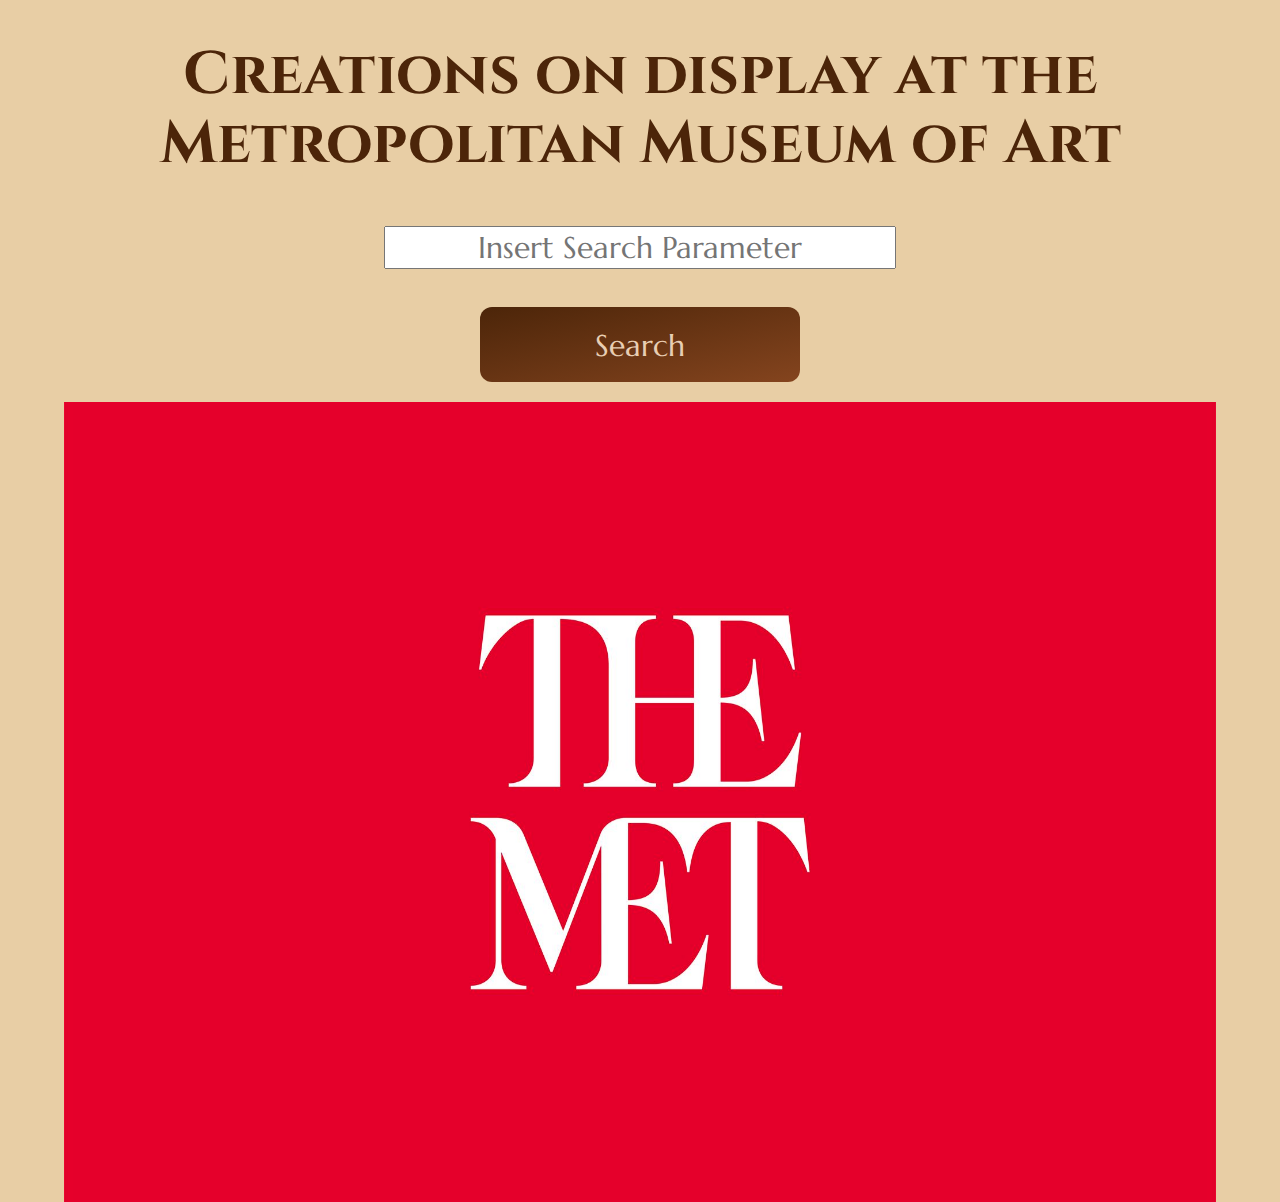
<file: API Practice/API Practice/met practice/index.html>
<!DOCTYPE html>
<html lang="en">
	<head>
    	<meta charset="utf-8">
    	<meta name="description" content="Simple NASA API app that displays the picture of the day on the day selected in the input calendar.">
    	<meta name="keywords" content="one, two, three">

		<title>Met Art</title>

		<link rel="preconnect" href="https://fonts.googleapis.com">
		<link rel="preconnect" href="https://fonts.gstatic.com" crossorigin>
		<link href="https://fonts.googleapis.com/css2?family=Kdam+Thmor+Pro&display=swap" rel="stylesheet">

		<link rel="preconnect" href="https://fonts.googleapis.com">
		<link rel="preconnect" href="https://fonts.gstatic.com" crossorigin>
		<link href="https://fonts.googleapis.com/css2?family=Cinzel&display=swap" rel="stylesheet">	

		<link rel="preconnect" href="https://fonts.googleapis.com">
		<link rel="preconnect" href="https://fonts.gstatic.com" crossorigin>
		<link href="https://fonts.googleapis.com/css2?family=Cinzel&family=Marcellus&display=swap" rel="stylesheet">


		<!-- external CSS link -->
		<link rel="stylesheet" href="css/normalize.css">
		<link rel="stylesheet" href="css/style.css">
	</head>
	<body>

		<main>
			<header>
				<h1>Creations on display at the Metropolitan Museum of Art</h1>
			</header>

			<section class="buttonSection" >
				<input type="text" placeholder="Insert Search Parameter" id="inputText">
				<button type="button" name="button">Search</button>
			</section>

			<!-- <h2>Welcome to the Metropolitan Museum of Art</h2> -->
		<!-- <img class="main fade-in-image hidden" src="#" alt=""> -->

			<section class="imageSection">
				<img class="fade-in-image placeholder" src="img/NGJkMDk0NmEtM2I1ZS00OGE5LThlODEtOGExNTBkOGZkYjZj_the_met_hero_02.jpeg" alt="Standard Logo of the Metropolitan Museum of Art">
			</section>

			<article class="info hidden">
				<iframe class="fade-in-image" src="" frameborder="0"></iframe>
			</article>
		<!-- <iframe class="hidden fade-in-image" allow="autoplay" src="" frameborder="0"></iframe> -->
		<!-- <h3></h3> -->

			<script type="text/javascript" src="js/main.js"></script>
		</main>
	</body>
</html>
</file>
<file: API Practice/API Practice/met practice/css/style.css>
/******************************************
/* CSS
/*******************************************/

/* Box Model Hack */
*{
  box-sizing: border-box;
}

/******************************************
/* LAYOUT
/*******************************************/

html{
  background: rgba(232,	206,	165, 1);
  font-size: 62.5%;
  height: 100%;
  margin: 0;
}

main{
  height: 100%;
  display: flex;
  flex-direction: column;
  align-items: center;
  justify-content: space-around;
}

article, .imageSection{
  height: 80rem;
  width: 100%;
  display: flex;
  justify-content: center;
  align-items: center;
}

.imageSection > img{
  height: 100%;
  width: 90%;
}

.hidden{
  display: none;
}

iframe{
  height: 90%;
  width: 90%;
  text-align: center;
  overflow: auto;
}

h1{
  width: 100%;
  color: rgba(76, 37, 9, 1);
  text-align: center;
  font-family: 'Cinzel', serif;
  size: 3rem;

}

h3{
  color: white;
}

.placeholder{
  height: 35rem;
  width: 40rem;
}

input{
  text-align: center;
}

.buttonSection{
  width: 100%;
  height: 12rem;
  display: flex;
  flex-direction: column;
  justify-content: center;
  align-items: center;
  margin-bottom: 3%;
}

header{
  font-size: 3rem;
  text-align: center;
  width: 100%;
  margin-bottom: 2%;
}

#inputText{
  font-size: 3rem;
  height: 7.5rem;
  width: 40%;
  font-family: 'Marcellus', serif;
  color: rgba(76, 37, 9 ,1);
  margin-bottom: 3%;
}

article{
  height: 115rem;
  width: 100%;
  display: flex;
  justify-content: center;
  align-items: center;
}

/******************************************
/* ADDITIONAL STYLES
/*******************************************/

.fade-in-image {
  animation: fadeIn 5s;
  -webkit-animation: fadeIn 5s;
  -moz-animation: fadeIn 5s;
  -o-animation: fadeIn 5s;
  -ms-animation: fadeIn 5s;
}

@keyframes fadeIn {
  0% { opacity: 0; }
  100% { opacity: 1; }
}

@-moz-keyframes fadeIn {
  0% { opacity: 0; }
  100% { opacity: 1; }
}

@-webkit-keyframes fadeIn {
  0% { opacity: 0; }
  100% { opacity: 1; }
}

@-o-keyframes fadeIn {
  0% { opacity: 0; }
  100% { opacity: 1; }
}

@-ms-keyframes fadeIn {
  0% { opacity: 0; }
  100% { opacity: 1; }
}

button {
  background: linear-gradient(to bottom right, rgba(76, 37, 9, 1), rgba(132, 68, 30, 1));
  border: 0;
  border-radius: 12px;
  color: rgba(232, 206, 179, 1);
  cursor: pointer;
  display: inline-block;
  font-family: 'Marcellus', serif;;
  font-size: 3rem;
  font-weight: 500;
  line-height: 2.5;
  outline: transparent;
  text-align: center;
  text-decoration: none;
  transition: box-shadow .2s ease-in-out;
  user-select: none;
  -webkit-user-select: none;
  touch-action: manipulation;
  white-space: nowrap;
  height: 7.5rem;
  width: 25%;
}

/* button{
  background: linear-gradient(to bottom right, rgba(126, 156, 199, 1), rgba(179, 197, 205, 1));
} */

button:not([disabled]):focus {
  box-shadow: 0 0 .25rem rgba(0, 0, 0, 0.5), -.125rem -.125rem 1rem rgba(76, 37, 9, 0.5), .125rem .125rem 1rem rgba(132, 68, 30, 0.5);
}

button:not([disabled]):hover {
  box-shadow: 0 0 .25rem rgba(0, 0, 0, 0.5), -.125rem -.125rem 1rem rgba(76, 37, 9, 0.5), .125rem .125rem 1rem rgba(132, 68, 30, 0.5);
}
</file>
